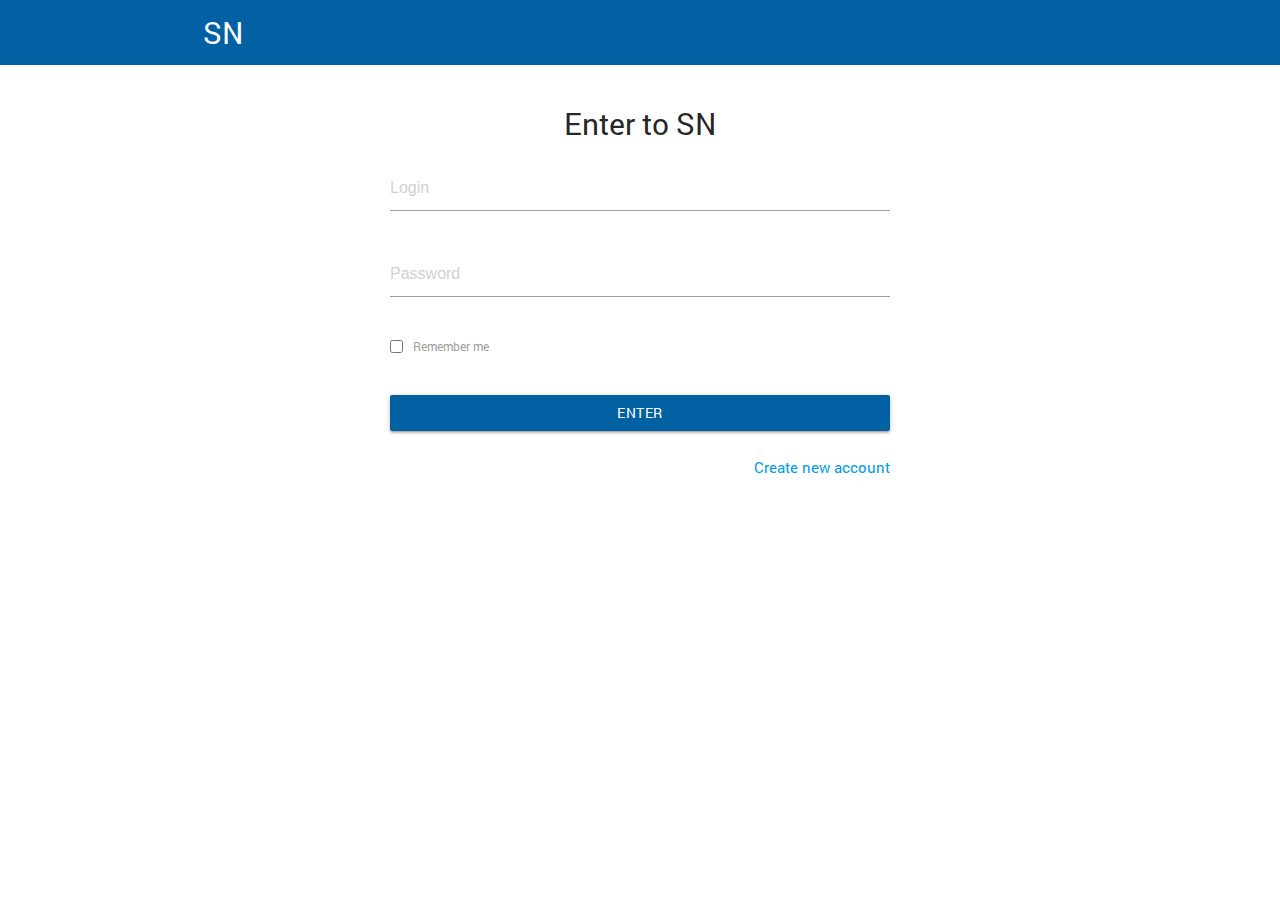
<file: index.html>
<!DOCTYPE html>
<head>
	<meta charset="utf-8">
	<title>DZ#1</title>
	<meta name="description" content="">
	<meta name="viewport" content="width=device-width, initial-scale=1, shrink-to-fit=no">
	<script src="https://ajax.googleapis.com/ajax/libs/jquery/2.2.0/jquery.min.js"></script> 
	<link href="https://fonts.googleapis.com/icon?family=Material+Icons" rel="stylesheet">
	<link rel="stylesheet" href="libs/materialize/css/materialize.min.css">
	<link rel="stylesheet" href="css/fonts.css">
	<link rel="stylesheet" href="css/main.css">
	<link rel="stylesheet" href="css/media.css">
</head>
<body>

	<header>
		<div class="container">
			<div class="row">
				<div class="brand-logo col s1">SN</div>
				<!-- <div class="user col s11 m5 offset-m6 l4 offset-l7 xl3 offset-xl8">
					<img src="img/av_64.png" alt="av_64">
					<span>Luella Hubbard</span>
				</div> -->
			</div>
		</div>		
	</header>

	<main class="login container">
		
		<form action="#" method="post" name="login">
			<h1 class="center">Enter to SN</h1>
			<input type="text" placeholder="Login" pattern="[A-Za-z0-9]{4,}">
			<input type="password" placeholder="Password" pattern="[A-Za-z0-9]{8,}">
			<div class="valign-wrapper">
				<input type="checkbox" id="remember">
				<label for="remember">Remember me</label>
			</div>
			<a href="pages/profile.html" class="btn w-100">Enter</a>
			<a href="#" class="right">Create new account</a>
		</form>

	</main>
		


	<script type="text/javascript" src="libs/materialize/js/materialize.min.js"></script>
	<script src="js/common.js"></script>
	
</body>
</html>
</file>
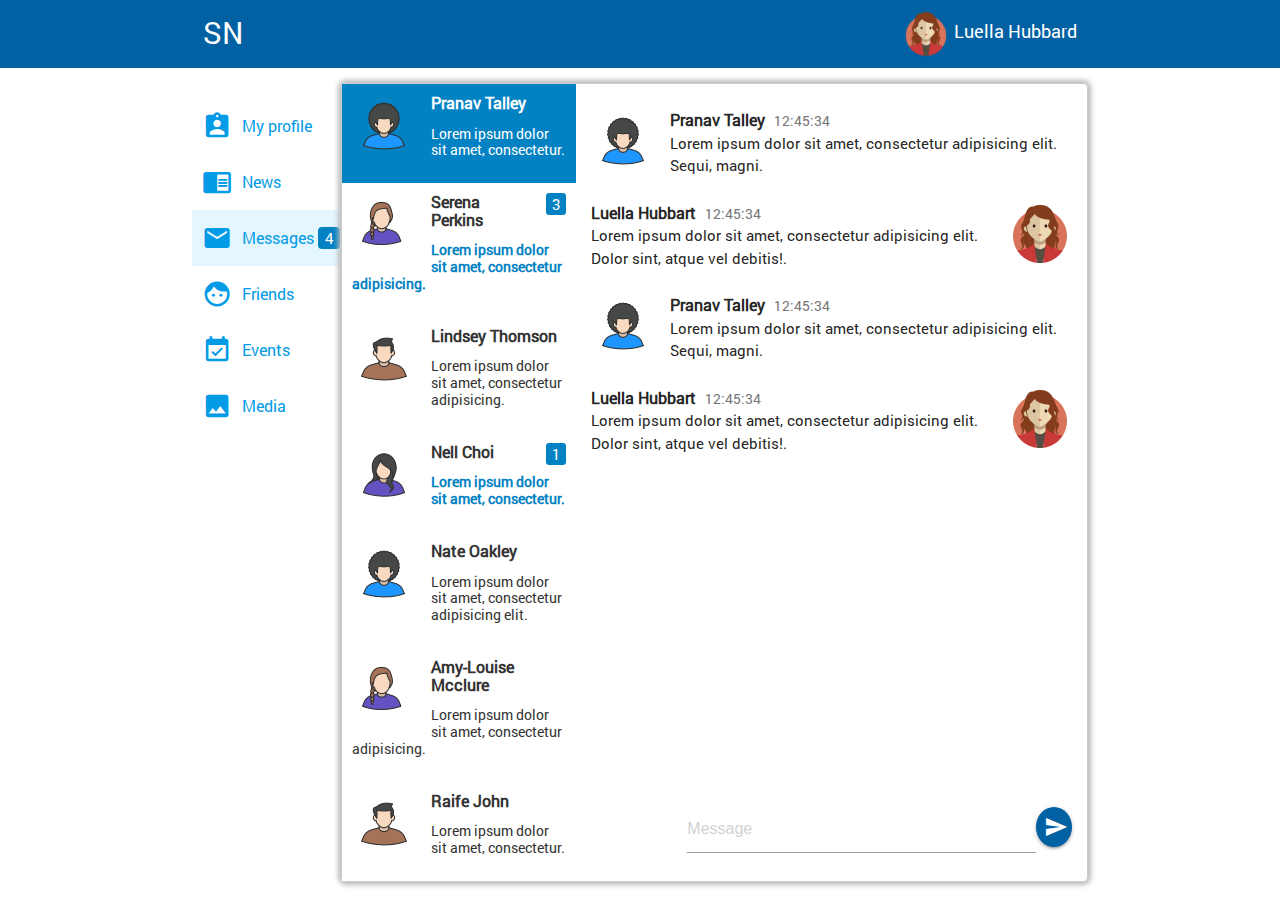
<file: pages/messages.html>
<!DOCTYPE html>
<head>
	<meta charset="utf-8">
	<title>DZ#1</title>
	<meta name="description" content="">
	<meta name="viewport" content="width=device-width, initial-scale=1, shrink-to-fit=no">
	<script src="https://ajax.googleapis.com/ajax/libs/jquery/2.2.0/jquery.min.js"></script> 
	<link href="https://fonts.googleapis.com/icon?family=Material+Icons" rel="stylesheet">
	<link rel="stylesheet" href="../libs/materialize/css/materialize.min.css">
	<link rel="stylesheet" href="../css/fonts.css">
	<link rel="stylesheet" href="../css/main.css">
	<link rel="stylesheet" href="../css/media.css">
</head>
<body>

	<header>
		<div class="container">
			<div class="row">
				<div class="brand-logo col s1">SN</div>
				<div class="user col s11 m5 offset-m6 l4 offset-l7 xl3 offset-xl8">
					<img src="../img/av_64.png" alt="av_64">
					<span>Luella Hubbard</span>
				</div>
			</div>
		</div>		
	</header>

	<div class="container main">
		<div class="row">
			<menu class="col m3 l3 xl2">
				<ul>
					<li><a href="profile.html" class="valign-wrapper">
							<i class="small material-icons">assignment_ind</i>
							<p>My profile</p>
						</a></li>
					<li><a href="news.html" class="valign-wrapper">	
							<i class="small material-icons">chrome_reader_mode</i>
							<p>News</p>
						</a></li>
					<li class="active"><a href="#" class="valign-wrapper">
							<i class="small material-icons">email</i>
							<p>Messages</p>
							<span class="badge">4</span>
						</a></li>
					<li><a href="friends.html" class="valign-wrapper">
							<i class="small material-icons">face</i>
							<p>Friends</p>
							<span></span>
						</a></li>
					<li><a href="events.html" class="valign-wrapper">
							<i class="small material-icons">event_available</i>
							<p>Events</p>
						</a></li>
					<li><a href="#" class="valign-wrapper">
							<i class="small material-icons">image</i>
							<p>Media</p>
						</a></li>
				</ul>
			</menu>			

			<main class="col m9 l9 xl10  messages row">			

				<ul class="tabs col s4">
					<li class="tab">
						<a class="active" id="#pranav">
							<img src="../img/avatar_1.png" alt="avatar_1">
							<h4>Pranav Talley</h4>
							<p>Lorem ipsum dolor sit amet, consectetur.</p>
						</a>
					</li>
					<li class="tab">
						<a id="#serena">
							<img src="../img/avatar_2.png" alt="avatar_2">
							<span class="badge">3</span>
							<h4>Serena Perkins</h4>
							<p class="new">Lorem ipsum dolor sit amet, consectetur adipisicing.</p>
						</a>
					</li>
					<li class="tab">
						<a id="#lyndsey">
							<img src="../img/avatar_3.png" alt="avatar_3">
							<h4>Lindsey Thomson</h4>
							<p>Lorem ipsum dolor sit amet, consectetur adipisicing.</p>
						</a>
					</li>
					<li class="tab">
						<a id="#nell">
							<img src="../img/avatar_4.png" alt="avatar_4">
							<span class="badge">1</span>
							<h4>Nell Choi</h4>
							<p class="new">Lorem ipsum dolor sit amet, consectetur.</p>
						</a>
					</li>
					<li class="tab">
						<a id="#nate">
							<img src="../img/avatar_1.png" alt="avatar_1">
							<h4>Nate Oakley</h4>
							<p>Lorem ipsum dolor sit amet, consectetur adipisicing elit.</p>
						</a>
					</li>
					<li class="tab">
						<a id="#amy">
							<img src="../img/avatar_2.png" alt="avatar_2">
							<h4>Amy-Louise Mcclure</h4>
							<p>Lorem ipsum dolor sit amet, consectetur adipisicing.</p>
						</a>
					</li>
					<li class="tab">
						<a id="#raife">
							<img src="../img/avatar_3.png" alt="avatar_3">
							<h4>Raife John</h4>
							<p>Lorem ipsum dolor sit amet, consectetur.</p>
						</a>
					</li>
					
				</ul>

				<div class="col s8 dialog align-item-strech">
					<div id="dialog_pranav" class="col s12 chat">
						<div class="friend say">
							<img src="../img/avatar_1.png" alt="avatar_1">
							<h4>Pranav Talley</h4>
							<span>12:45:34</span>
							<p>Lorem ipsum dolor sit amet, consectetur adipisicing elit. Sequi, magni.</p>
						</div>

						<div class="luella say">
							<img src="../img/av_64.png" alt="av_64">
							<h4>Luella Hubbart</h4>
							<span>12:45:34</span>
							<p>Lorem ipsum dolor sit amet, consectetur adipisicing elit. Dolor sint, atque vel debitis!.</p>
						</div>

						<div class="friend say">
							<img src="../img/avatar_1.png" alt="avatar_1">
							<h4>Pranav Talley</h4>
							<span>12:45:34</span>
							<p>Lorem ipsum dolor sit amet, consectetur adipisicing elit. Sequi, magni.</p>
						</div>

						<div class="luella say">
							<img src="../img/av_64.png" alt="av_64">
							<h4>Luella Hubbart</h4>
							<span>12:45:34</span>
							<p>Lorem ipsum dolor sit amet, consectetur adipisicing elit. Dolor sint, atque vel debitis!.</p>
						</div>

						<form class="i_say" method="post" action="#" name="i_say">
							<input type="text" placeholder="Message">
							<button class="btn-floating btn waves-effect waves-light">
								<i class="small material-icons">send</i>
							</button>
						</form>
					</div>

					<div id="dialog_serena" class="col s12 chat">
						<div class="friend say">
							<img src="../img/avatar_2.png" alt="avatar_2">
							<h4>Pranav Talley</h4>
							<span>12:45:34</span>
							<p>Lorem ipsum dolor sit amet, consectetur adipisicing elit. Sequi, magni.</p>
						</div>

						<div class="luella say">
							<img src="../img/av_64.png" alt="av_64">
							<h4>Luella Hubbart</h4>
							<span>12:45:34</span>
							<p>Lorem ipsum dolor sit amet, consectetur adipisicing elit. Dolor sint, atque vel debitis!.</p>
						</div>

						<div class="friend say">
							<img src="../img/avatar_2.png" alt="avatar_2">
							<h4>Pranav Talley</h4>
							<span>12:45:34</span>
							<p>Lorem ipsum dolor sit amet, consectetur adipisicing elit. Sequi, magni.</p>
						</div>

						<div class="luella say">
							<img src="../img/av_64.png" alt="av_64">
							<h4>Luella Hubbart</h4>
							<span>12:45:34</span>
							<p>Lorem ipsum dolor sit amet, consectetur adipisicing elit. Dolor sint, atque vel debitis!.</p>
						</div>

						<form class="i_say" method="post" action="#" name="i_say">
							<input type="text" placeholder="Message">
							<button class="btn-floating btn waves-effect waves-light">
								<i class="small material-icons">send</i>
							</button>
						</form>
					</div>

					<div id="dialog_lyndsey" class="col s12 chat">
						<div class="friend say">
							<img src="../img/avatar_3.png" alt="avatar_3">
							<h4>Pranav Talley</h4>
							<span>12:45:34</span>
							<p>Lorem ipsum dolor sit amet, consectetur adipisicing elit. Sequi, magni.</p>
						</div>

						<div class="luella say">
							<img src="../img/av_64.png" alt="av_64">
							<h4>Luella Hubbart</h4>
							<span>12:45:34</span>
							<p>Lorem ipsum dolor sit amet, consectetur adipisicing elit. Dolor sint, atque vel debitis!.</p>
						</div>

						<div class="friend say">
							<img src="../img/avatar_3.png" alt="avatar_3">
							<h4>Pranav Talley</h4>
							<span>12:45:34</span>
							<p>Lorem ipsum dolor sit amet, consectetur adipisicing elit. Sequi, magni.</p>
						</div>

						<div class="luella say">
							<img src="../img/av_64.png" alt="av_64">
							<h4>Luella Hubbart</h4>
							<span>12:45:34</span>
							<p>Lorem ipsum dolor sit amet, consectetur adipisicing elit. Dolor sint, atque vel debitis!.</p>
						</div>

						<form class="i_say"  method="post" action="#" name="i_say">
							<input type="text" placeholder="Message">
							<button class="btn-floating btn waves-effect waves-light">
								<i class="small material-icons">send</i>
							</button>
						</form>
					</div>

					<div id="dialog_nell" class="col s12 chat">
						<div class="friend say">
							<img src="../img/avatar_4.png" alt="avatar_4">
							<h4>Pranav Talley</h4>
							<span>12:45:34</span>
							<p>Lorem ipsum dolor sit amet, consectetur adipisicing elit. Sequi, magni.</p>
						</div>

						<div class="luella say">
							<img src="../img/av_64.png" alt="av_64">
							<h4>Luella Hubbart</h4>
							<span>12:45:34</span>
							<p>Lorem ipsum dolor sit amet, consectetur adipisicing elit. Dolor sint, atque vel debitis!.</p>
						</div>

						<div class="friend say">
							<img src="../img/avatar_4.png" alt="avatar_4">
							<h4>Pranav Talley</h4>
							<span>12:45:34</span>
							<p>Lorem ipsum dolor sit amet, consectetur adipisicing elit. Sequi, magni.</p>
						</div>

						<div class="luella say">
							<img src="../img/av_64.png" alt="av_64">
							<h4>Luella Hubbart</h4>
							<span>12:45:34</span>
							<p>Lorem ipsum dolor sit amet, consectetur adipisicing elit. Dolor sint, atque vel debitis!.</p>
						</div>

						<form class="i_say" method="post" action="#" name="i_say">
							<input type="text" placeholder="Message">
							<button class="btn-floating btn waves-effect waves-light">
								<i class="small material-icons">send</i>
							</button>
						</form>
					</div>

					<div id="dialog_nate" class="col s12 chat">
						<div class="friend say">
							<img src="../img/avatar_1.png" alt="avatar_1">
							<h4>Pranav Talley</h4>
							<span>12:45:34</span>
							<p>Lorem ipsum dolor sit amet, consectetur adipisicing elit. Sequi, magni.</p>
						</div>

						<div class="luella say">
							<img src="../img/av_64.png" alt="av_64">
							<h4>Luella Hubbart</h4>
							<span>12:45:34</span>
							<p>Lorem ipsum dolor sit amet, consectetur adipisicing elit. Dolor sint, atque vel debitis!.</p>
						</div>

						<div class="friend say">
							<img src="../img/avatar_1.png" alt="avatar_1">
							<h4>Pranav Talley</h4>
							<span>12:45:34</span>
							<p>Lorem ipsum dolor sit amet, consectetur adipisicing elit. Sequi, magni.</p>
						</div>

						<div class="luella say">
							<img src="../img/av_64.png" alt="av_64">
							<h4>Luella Hubbart</h4>
							<span>12:45:34</span>
							<p>Lorem ipsum dolor sit amet, consectetur adipisicing elit. Dolor sint, atque vel debitis!.</p>
						</div>

						<form class="i_say" method="post" action="#" name="i_say">
							<input type="text" placeholder="Message">
							<button class="btn-floating btn waves-effect waves-light">
								<i class="small material-icons">send</i>
							</button>
						</form>
					</div>

					<div id="dialog_amy" class="col s12 chat">
						<div class="friend say">
							<img src="../img/avatar_2.png" alt="avatar_2">
							<h4>Pranav Talley</h4>
							<span>12:45:34</span>
							<p>Lorem ipsum dolor sit amet, consectetur adipisicing elit. Sequi, magni.</p>
						</div>

						<div class="luella say">
							<img src="../img/av_64.png" alt="av_64">
							<h4>Luella Hubbart</h4>
							<span>12:45:34</span>
							<p>Lorem ipsum dolor sit amet, consectetur adipisicing elit. Dolor sint, atque vel debitis!.</p>
						</div>

						<div class="friend say">
							<img src="../img/avatar_2.png" alt="avatar_2">
							<h4>Pranav Talley</h4>
							<span>12:45:34</span>
							<p>Lorem ipsum dolor sit amet, consectetur adipisicing elit. Sequi, magni.</p>
						</div>

						<div class="luella say">
							<img src="../img/av_64.png" alt="av_64">
							<h4>Luella Hubbart</h4>
							<span>12:45:34</span>
							<p>Lorem ipsum dolor sit amet, consectetur adipisicing elit. Dolor sint, atque vel debitis!.</p>
						</div>

						<form class="i_say" method="post" action="#" name="i_say">
							<input type="text" placeholder="Message">
							<button class="btn-floating btn waves-effect waves-light">
								<i class="small material-icons">send</i>
							</button>
						</form>
					</div>

					<div id="dialog_raife" class="col s12 chat">
						<div class="friend say">
							<img src="../img/avatar_3.png" alt="avatar_3">
							<h4>Pranav Talley</h4>
							<span>12:45:34</span>
							<p>Lorem ipsum dolor sit amet, consectetur adipisicing elit. Sequi, magni.</p>
						</div>

						<div class="luella say">
							<img src="../img/av_64.png" alt="av_64">
							<h4>Luella Hubbart</h4>
							<span>12:45:34</span>
							<p>Lorem ipsum dolor sit amet, consectetur adipisicing elit. Dolor sint, atque vel debitis!.</p>
						</div>

						<div class="friend say">
							<img src="../img/avatar_3.png" alt="avatar_3">
							<h4>Pranav Talley</h4>
							<span>12:45:34</span>
							<p>Lorem ipsum dolor sit amet, consectetur adipisicing elit. Sequi, magni.</p>
						</div>

						<div class="luella say">
							<img src="../img/av_64.png" alt="av_64">
							<h4>Luella Hubbart</h4>
							<span>12:45:34</span>
							<p>Lorem ipsum dolor sit amet, consectetur adipisicing elit. Dolor sint, atque vel debitis!.</p>
						</div>

						<form class="i_say" method="post" action="#" name="i_say">
							<input type="text" placeholder="Message">
							<button class="btn-floating btn waves-effect waves-light">
								<i class="small material-icons">send</i>
							</button>
						</form>
					</div>

				</div>

			</main>
		</div>
	</div>

<!-- 	<script type="text/javascript" src="../libs/jquery/jquery-1.11.2.min.js"></script> -->
	<script type="text/javascript" src="../libs/materialize/js/materialize.min.js"></script>
	<script src="../js/common.js"></script>
</body>
</html>
</file>
<file: css/fonts.css>
@font-face {
  font-family: "RobotoRegular";
  font-style: normal;
  font-weight: normal;
  src: url("../fonts/RobotoRegular/RobotoRegular.eot?#iefix") format("embedded-opentype"), url("../fonts/RobotoRegular/RobotoRegular.woff") format("woff"), url("../fonts/RobotoRegular/RobotoRegular.ttf") format("truetype"); }
</file>
<file: css/main.css>
hr, .main main article header h1 {
  border: none;
  border-bottom: 1px solid #eee;
  margin: 0; }

.main aside .photo, .main aside .friends, .main main article, main.events article, main.messages, main.news article .wrap {
  border: 1px solid #ccc;
  -webkit-box-shadow: 0 0 5px 3px #bbb;
  box-shadow: 0 0 5px 3px #bbb;
  border-radius: 5px;
  -webkit-box-sizing: border-box;
  box-sizing: border-box; }

.main main article header, main.events .row header,
main.news .row header,
main.friends_page .row header, main.events article header {
  background: none;
  color: #555;
  margin: 0;
  padding: 0; }

* {
  padding: 0;
  font-family: "RobotoRegular", sans-serif; }

header {
  width: 100%;
  color: #fff;
  background-color: #0161A3;
  padding: 10px 0;
  margin-bottom: 15px; }
  header .row {
    margin: 0; }
    header .row .brand-logo {
      font-size: 30px;
      vertical-align: middle; }
    header .row .user {
      text-align: right; }
      header .row .user img {
        width: 48px;
        vertical-align: middle; }
      header .row .user span {
        font-size: 18px; }

main form[name="login"] {
  width: 500px;
  margin: 0 auto; }
  main form[name="login"] h1 {
    font-size: 30px; }
  main form[name="login"] input[type="text"]:not(.browser-default),
  main form[name="login"] input[type="password"]:not(.browser-default) {
    margin-bottom: 40px; }
  main form[name="login"] div {
    margin-bottom: 40px; }
    main form[name="login"] div input[type="checkbox"] {
      position: relative;
      opacity: 1;
      pointer-events: visible;
      margin-right: 10px; }
  main form[name="login"] .btn {
    width: 100%;
    background-color: #0161A3;
    margin-bottom: 25px; }

.main .row .col {
  padding: 0; }

.main .row .col.s2 {
  padding-left: 25px; }

.main menu li a {
  padding: 0px;
  padding-left: 10px; }
  .main menu li a i.small {
    font-size: 30px;
    padding-right: 10px; }
  .main menu li a p {
    display: inline-block;
    font-size: 16px;
    padding-right: 4px; }
  .main menu li a span.badge {
    background-color: #0382C3;
    color: #fff;
    border-radius: 4px;
    margin: 0;
    min-width: 22px;
    padding: 0 4px;
    float: none; }

.main menu li:hover, .main menu li.active {
  background-color: #E4F6FE; }

.main .row .col.s3 {
  padding: 0 25px; }

.main aside {
  width: 100%;
  padding: 0;
  -webkit-box-sizing: border-box;
  box-sizing: border-box; }
  .main aside .photo {
    margin-bottom: 20px; }
    .main aside .photo img {
      width: 80%;
      margin: 30px auto;
      display: block; }
    .main aside .photo button {
      margin: 20px;
      width: calc(100% - 40px); }
  .main aside .friends {
    padding: 25px; }
    .main aside .friends h3 {
      width: 100%;
      color: #aaa;
      font-size: 20px;
      margin: 20px 0;
      padding-left: 15px; }
    .main aside .friends .person img {
      margin-bottom: 3px; }
    .main aside .friends .person h4 {
      -webkit-box-sizing: border-box;
      box-sizing: border-box;
      font-size: 14px;
      line-height: 20px;
      margin: 0;
      padding: 0 5px; }

.main main {
  padding-left: 15px; }
  .main main article {
    margin-bottom: 15px; }
    .main main article header h1 {
      font-size: 36px;
      font-weight: 300;
      margin: 0 30px;
      padding: 30px 0; }
    .main main article .info {
      padding: 30px; }
      .main main article .info .field {
        display: -webkit-flex;
        display: -moz-flex;
        display: -ms-flex;
        display: -o-flex;
        display: -webkit-box;
        display: -ms-flexbox;
        display: flex;
        margin-bottom: 10px; }
        .main main article .info .field:last-child {
          margin-bottom: 0; }
        .main main article .info .field span {
          -webkit-box-flex: 1;
          -ms-flex: 1;
          flex: 1;
          color: #ccc;
          font-size: 14px; }
        .main main article .info .field a {
          -webkit-box-flex: 2;
          -ms-flex: 2;
          flex: 2;
          color: #0382C3; }
    .main main article .social_info {
      display: -webkit-flex;
      display: -moz-flex;
      display: -ms-flex;
      display: -o-flex;
      display: -webkit-box;
      display: -ms-flexbox;
      display: flex;
      -ms-flex-pack: distribute;
      justify-content: space-around;
      margin-bottom: 20px; }
      .main main article .social_info a h2 {
        margin: 25px 0 10px 0;
        font-size: 32px; }
      .main main article .social_info a span {
        font-size: 16px; }
  .main main .post header {
    margin: 30px; }
    .main main .post header img {
      margin-right: 30px;
      float: left; }
    .main main .post header h2 {
      font-size: 22px;
      margin-bottom: 10px; }
    .main main .post header span {
      font-size: 14px;
      color: #ccc; }
  .main main .post p {
    margin: 30px;
    color: #777;
    font-size: 16px;
    line-height: 30px; }
  .main main .post .icons {
    margin: 20px 30px;
    color: #FFB34B;
    font-size: 18px;
    font-weight: 300;
    display: -webkit-flex;
    display: -moz-flex;
    display: -ms-flex;
    display: -o-flex;
    display: -webkit-box;
    display: -ms-flexbox;
    display: flex; }
    .main main .post .icons .field {
      margin-right: 30px; }
      .main main .post .icons .field span {
        margin-left: 10px; }

main.events,
main.news,
main.friends_page {
  -webkit-box-sizing: border-box;
  box-sizing: border-box;
  padding-left: 15px !important; }
  main.events .row,
  main.news .row,
  main.friends_page .row {
    margin-left: 0;
    margin-right: 0; }
    main.events .row header,
    main.news .row header,
    main.friends_page .row header {
      margin-top: 10px; }
      main.events .row header h1,
      main.news .row header h1,
      main.friends_page .row header h1 {
        font-size: 24px;
        font-weight: 300;
        margin: 0; }
    main.events .row .search,
    main.news .row .search,
    main.friends_page .row .search {
      display: -webkit-flex;
      display: -moz-flex;
      display: -ms-flex;
      display: -o-flex;
      display: -webkit-box;
      display: -ms-flexbox;
      display: flex;
      -webkit-box-pack: end;
      -ms-flex-pack: end;
      justify-content: flex-end; }
      main.events .row .search input,
      main.news .row .search input,
      main.friends_page .row .search input {
        -webkit-box-flex: 10;
        -ms-flex: 10;
        flex: 10; }
      main.events .row .search button,
      main.news .row .search button,
      main.friends_page .row .search button {
        margin-left: 5px;
        background-color: #0161A3; }

main.events .tutorial header {
  background-image: url(../img/html&css.jpg); }

main.events .diana header {
  background-image: url(../img/happy_birthday.jpg); }

main.events .halloween header {
  background-image: url(../img/hellowen.jpeg); }

main.events article header {
  padding-top: 120px;
  background-color: #ccc;
  background-repeat: no-repeat;
  background-size: 100%;
  background-position: 0 30%;
  color: #fff; }
  main.events article header h1 {
    margin: 0;
    padding: 30px;
    background-color: rgba(51, 51, 51, 0.5);
    font-size: 24px;
    font-weight: 900; }

main.events article .row {
  margin: 0;
  padding: 20px 30px;
  display: -webkit-flex;
  display: -moz-flex;
  display: -ms-flex;
  display: -o-flex;
  display: -webkit-box;
  display: -ms-flexbox;
  display: flex;
  color: #8A8A8A; }
  main.events article .row .field {
    margin-right: 15px; }

main.events article p {
  color: #555;
  margin: 0px 30px 30px; }

main.events article a {
  display: block;
  text-align: right;
  margin: 20px 30px; }

main.messages {
  position: relative;
  padding-right: 15px; }
  main.messages .tabs {
    overflow: auto;
    height: auto;
    white-space: normal; }
    main.messages .tabs .tab {
      display: block;
      text-align: left;
      height: auto;
      text-transform: none;
      line-height: 1.2;
      padding: 0px;
      padding-right: 15px; }
      main.messages .tabs .tab a {
        color: #333;
        padding: 10px; }
        main.messages .tabs .tab a.active, main.messages .tabs .tab a:hover {
          background-color: #0382C3;
          color: #fff; }
        main.messages .tabs .tab a:hover p.new {
          color: #fff; }
        main.messages .tabs .tab a img {
          float: left;
          margin-bottom: 15px;
          margin-right: 15px; }
        main.messages .tabs .tab a h4 {
          font-size: 16px;
          font-weight: bold;
          margin: 0; }
        main.messages .tabs .tab a p.new {
          color: #0382C3;
          font-weight: bold; }
        main.messages .tabs .tab a .badge {
          background-color: #0382C3;
          color: #fff;
          border-radius: 3px;
          min-width: 1rem; }
  main.messages .dialog {
    padding-left: 20px;
    margin-bottom: 90px; }
    main.messages .dialog .chat {
      display: none; }
    main.messages .dialog .chat:first-child {
      display: block; }
    main.messages .dialog .friend img {
      float: left;
      margin-right: 15px; }
    main.messages .dialog .luella img {
      float: right;
      margin-left: 15px; }
    main.messages .dialog .say {
      margin-top: 25px;
      margin-right: 15px;
      min-height: 64px; }
      main.messages .dialog .say h4 {
        font-size: 16px;
        font-weight: bold;
        display: inline-block;
        margin: 0;
        margin-right: 5px; }
      main.messages .dialog .say span {
        color: #777;
        font-size: 14px; }
      main.messages .dialog .say p {
        margin: 0; }
    main.messages .dialog .i_say {
      position: absolute;
      bottom: 20px;
      left: 345px;
      right: 0;
      margin-top: 60px;
      margin-right: 15px;
      display: -webkit-flex;
      display: -moz-flex;
      display: -ms-flex;
      display: -o-flex;
      display: -webkit-box;
      display: -ms-flexbox;
      display: flex; }
      main.messages .dialog .i_say button {
        background-color: #0161A3; }

main.friends_page h1 {
  font-size: 24px;
  font-weight: 300; }

main.friends_page .friends_info {
  padding: 20px;
  display: -webkit-flex;
  display: -moz-flex;
  display: -ms-flex;
  display: -o-flex;
  display: -webkit-box;
  display: -ms-flexbox;
  display: flex;
  -webkit-box-align: center;
  -ms-flex-align: center;
  align-items: center; }
  main.friends_page .friends_info img {
    display: block;
    width: 64px;
    margin-right: 80px;
    -webkit-box-flex: 1;
    -ms-flex: 1;
    flex: 1; }
  main.friends_page .friends_info .friends_card {
    -webkit-box-flex: 4;
    -ms-flex: 4;
    flex: 4; }
    main.friends_page .friends_info .friends_card h4 {
      font-size: 18px;
      font-weight: bold;
      margin: 0;
      margin-bottom: 5px; }
    main.friends_page .friends_info .friends_card div {
      color: #999;
      font-size: 14px; }
      main.friends_page .friends_info .friends_card div i {
        font-size: 18px;
        margin-right: 5px; }
  main.friends_page .friends_info .links {
    -webkit-box-flex: 2;
    -ms-flex: 2;
    flex: 2; }
    main.friends_page .friends_info .links a {
      display: block; }

main.news article {
  padding: 20px; }
  main.news article header {
    margin-bottom: 25px; }
    main.news article header img {
      margin-right: 30px; }
    main.news article header h4 {
      font-size: 18px;
      font-weight: bold;
      margin: 5px 0; }
    main.news article header span {
      color: #999;
      font-size: 14px; }
  main.news article p {
    color: #555; }
  main.news article .gallery {
    display: -ms-grid;
    display: grid;
    -ms-grid-columns: (1fr)[4];
    grid-template-columns: repeat(4, 1fr);
    grid-gap: 20px; }
    main.news article .gallery div {
      height: 300px;
      overflow: hidden; }
      main.news article .gallery div img {
        height: 100%; }
  main.news article .school {
    background-image: url(../img/school.png);
    background-repeat: no-repeat;
    background-size: 100%;
    padding: 100px 0 0px; }
    main.news article .school h2 {
      display: inline-block;
      font-size: 22px;
      padding: 15px;
      background-color: rgba(51, 51, 51, 0.5);
      color: #fff; }
  main.news article .wrap {
    border-top: none;
    -webkit-box-shadow: 0 3px 5px 3px #bbb;
    box-shadow: 0 3px 5px 3px #bbb;
    padding: 20px 0;
    border-radius: 0 0 5px 5px; }
    main.news article .wrap p {
      margin: 0 20px 30px; }
    main.news article .wrap a {
      display: block;
      margin: 20px 20px 0 20px;
      color: #FFB545;
      text-transform: uppercase; }
</file>
<file: css/media.css>
/*==========  Desktop First Method  ==========*/

/* Large Devices, Wide Screens */
@media only screen and (max-width : 1200px) {

}

/* Medium Devices, Desktops */
@media only screen and (max-width : 992px) {

}

/* Small Devices, Tablets */
@media only screen and (max-width : 768px) {

	/*Disable Animation on Mobile Devices*/
	.animated {
		/*CSS transitions*/
		-o-transition-property: none !important;
		-moz-transition-property: none !important;
		-ms-transition-property: none !important;
		-webkit-transition-property: none !important;
		transition-property: none !important;
		/*CSS transforms*/
		-o-transform: none !important;
		-moz-transform: none !important;
		-ms-transform: none !important;
		-webkit-transform: none !important;
		transform: none !important;
		/*CSS animations*/
		-webkit-animation: none !important;
		-moz-animation: none !important;
		-o-animation: none !important;
		-ms-animation: none !important;
		animation: none !important;
	}

}

/* Extra Small Devices, Phones */
@media only screen and (max-width : 480px) {

}

/* Custom, iPhone Retina */
@media only screen and (max-width : 320px) {

}


/*==========  Mobile First Method  ==========*/

/* Custom, iPhone Retina */
@media only screen and (min-width : 320px) {

}

/* Extra Small Devices, Phones */
@media only screen and (min-width : 480px) {

}

/* Small Devices, Tablets */
@media only screen and (min-width : 768px) {

}

/* Medium Devices, Desktops */
@media only screen and (min-width : 992px) {

}

 /* Large Devices, Wide Screens */
@media only screen and (min-width : 1200px) {

}
</file>
